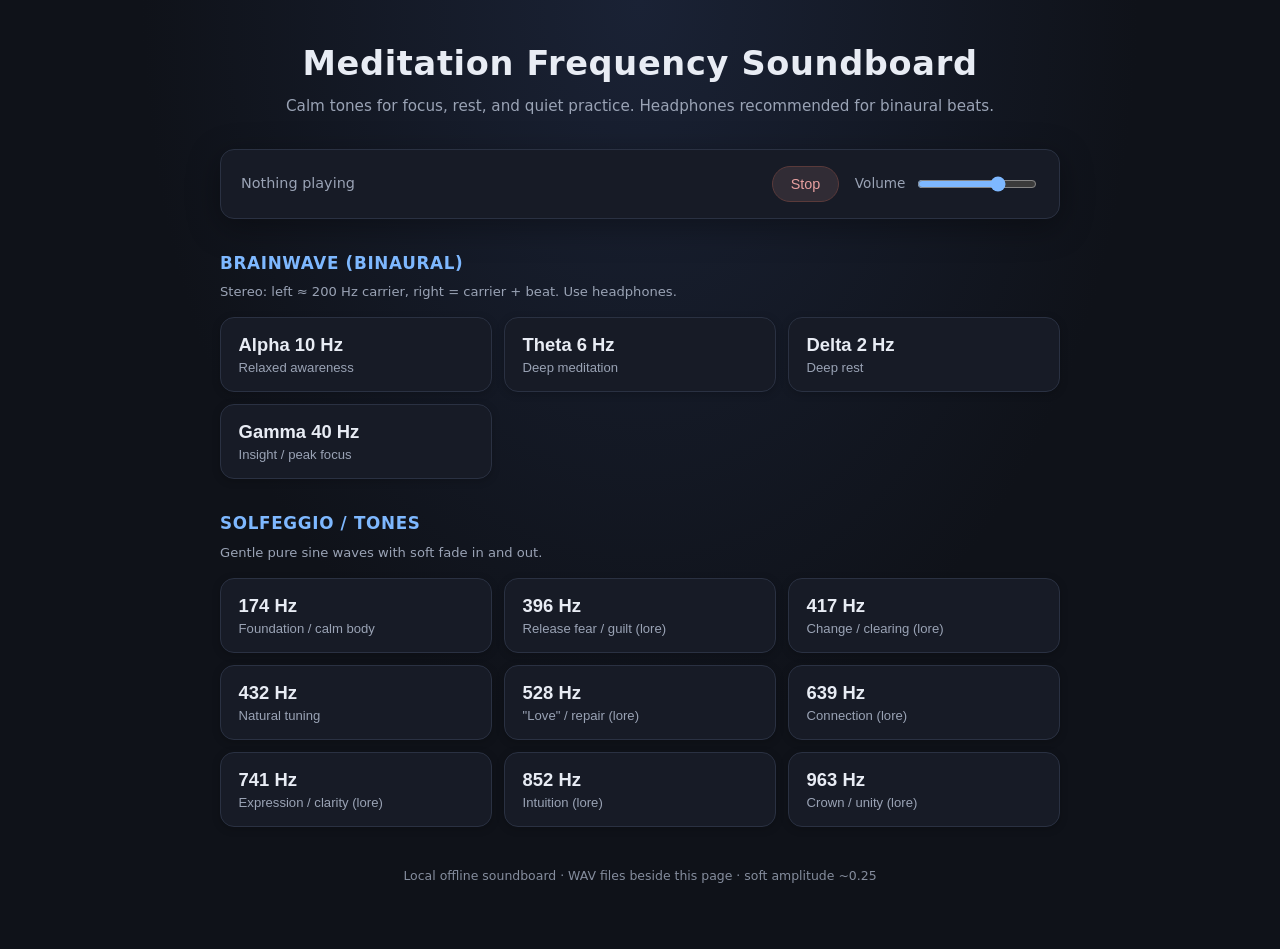
<file: public/meditate/index.html>
<!DOCTYPE html>
<html lang="en">
<head>
  <meta charset="UTF-8" />
  <meta name="viewport" content="width=device-width, initial-scale=1" />
  <title>Meditation Frequency Soundboard</title>
  <style>
    :root {
      --bg: #0f1219;
      --bg-elevated: #171b26;
      --bg-hover: #1f2533;
      --border: #2a3142;
      --text: #e8ecf4;
      --muted: #9aa3b5;
      --accent: #7eb8ff;
      --accent-soft: rgba(126, 184, 255, 0.15);
      --active: #8fd4a8;
      --active-soft: rgba(143, 212, 168, 0.18);
      --stop: #e8a0a0;
      --radius: 14px;
      --shadow: 0 8px 32px rgba(0, 0, 0, 0.35);
    }

    * { box-sizing: border-box; }

    body {
      margin: 0;
      min-height: 100vh;
      font-family: "Segoe UI", system-ui, -apple-system, sans-serif;
      background:
        radial-gradient(ellipse at top, #1a2235 0%, var(--bg) 55%),
        var(--bg);
      color: var(--text);
      line-height: 1.45;
    }

    .wrap {
      max-width: 880px;
      margin: 0 auto;
      padding: 2.5rem 1.25rem 4rem;
    }

    header {
      text-align: center;
      margin-bottom: 2rem;
    }

    header h1 {
      margin: 0 0 0.4rem;
      font-weight: 600;
      font-size: clamp(1.6rem, 4vw, 2.1rem);
      letter-spacing: 0.02em;
    }

    header p {
      margin: 0;
      color: var(--muted);
      font-size: 0.95rem;
    }

    .controls {
      display: flex;
      flex-wrap: wrap;
      gap: 1rem;
      align-items: center;
      justify-content: center;
      background: var(--bg-elevated);
      border: 1px solid var(--border);
      border-radius: var(--radius);
      padding: 1rem 1.25rem;
      margin-bottom: 2rem;
      box-shadow: var(--shadow);
    }

    .now-playing {
      flex: 1 1 200px;
      min-width: 0;
      color: var(--muted);
      font-size: 0.9rem;
    }

    .now-playing strong {
      color: var(--active);
      font-weight: 600;
    }

    .btn-stop {
      appearance: none;
      border: 1px solid #5a3a3a;
      background: rgba(232, 160, 160, 0.12);
      color: var(--stop);
      padding: 0.55rem 1.1rem;
      border-radius: 999px;
      font-size: 0.9rem;
      cursor: pointer;
      transition: background 0.15s, transform 0.1s;
    }

    .btn-stop:hover {
      background: rgba(232, 160, 160, 0.22);
    }

    .btn-stop:active { transform: scale(0.97); }

    .volume {
      display: flex;
      align-items: center;
      gap: 0.6rem;
      color: var(--muted);
      font-size: 0.85rem;
    }

    .volume input[type="range"] {
      width: 120px;
      accent-color: var(--accent);
      cursor: pointer;
    }

    section {
      margin-bottom: 2rem;
    }

    section h2 {
      margin: 0 0 0.85rem;
      font-size: 1.05rem;
      font-weight: 600;
      color: var(--accent);
      letter-spacing: 0.04em;
      text-transform: uppercase;
    }

    section .hint {
      margin: -0.4rem 0 1rem;
      color: var(--muted);
      font-size: 0.82rem;
    }

    .grid {
      display: grid;
      grid-template-columns: repeat(auto-fill, minmax(240px, 1fr));
      gap: 0.75rem;
    }

    .tone {
      appearance: none;
      text-align: left;
      border: 1px solid var(--border);
      background: var(--bg-elevated);
      color: var(--text);
      border-radius: var(--radius);
      padding: 1rem 1.1rem;
      cursor: pointer;
      transition: background 0.15s, border-color 0.15s, box-shadow 0.15s, transform 0.1s;
      box-shadow: 0 2px 8px rgba(0, 0, 0, 0.2);
    }

    .tone:hover {
      background: var(--bg-hover);
      border-color: #3d4660;
    }

    .tone:active { transform: scale(0.985); }

    .tone.active {
      border-color: var(--active);
      background: var(--active-soft);
      box-shadow: 0 0 0 1px var(--active), var(--shadow);
    }

    .tone .hz {
      display: block;
      font-size: 1.15rem;
      font-weight: 600;
      margin-bottom: 0.25rem;
    }

    .tone .purpose {
      display: block;
      font-size: 0.82rem;
      color: var(--muted);
    }

    .tone.active .purpose { color: #c5e6d1; }

    footer {
      text-align: center;
      color: var(--muted);
      font-size: 0.78rem;
      margin-top: 2.5rem;
      opacity: 0.85;
    }
  </style>
</head>
<body>
  <div class="wrap">
    <header>
      <h1>Meditation Frequency Soundboard</h1>
      <p>Calm tones for focus, rest, and quiet practice. Headphones recommended for binaural beats.</p>
    </header>

    <div class="controls">
      <div class="now-playing" id="nowPlaying">Nothing playing</div>
      <button type="button" class="btn-stop" id="stopBtn">Stop</button>
      <label class="volume">
        Volume
        <input type="range" id="volume" min="0" max="1" step="0.01" value="0.7" />
      </label>
    </div>

    <section>
      <h2>Brainwave (binaural)</h2>
      <p class="hint">Stereo: left ≈ 200 Hz carrier, right = carrier + beat. Use headphones.</p>
      <div class="grid" id="brainwaveGrid"></div>
    </section>

    <section>
      <h2>Solfeggio / tones</h2>
      <p class="hint">Gentle pure sine waves with soft fade in and out.</p>
      <div class="grid" id="solfeggioGrid"></div>
    </section>

    <footer>Local offline soundboard · WAV files beside this page · soft amplitude ~0.25</footer>
  </div>

  <script>
    const brainwaves = [
      { file: "alpha-10hz.wav", label: "Alpha 10 Hz", purpose: "Relaxed awareness" },
      { file: "theta-6hz.wav", label: "Theta 6 Hz", purpose: "Deep meditation" },
      { file: "delta-2hz.wav", label: "Delta 2 Hz", purpose: "Deep rest" },
      { file: "gamma-40hz.wav", label: "Gamma 40 Hz", purpose: "Insight / peak focus" }
    ];

    const solfeggio = [
      { file: "solfeggio-174hz.wav", label: "174 Hz", purpose: "Foundation / calm body" },
      { file: "solfeggio-396hz.wav", label: "396 Hz", purpose: "Release fear / guilt (lore)" },
      { file: "solfeggio-417hz.wav", label: "417 Hz", purpose: "Change / clearing (lore)" },
      { file: "solfeggio-432hz.wav", label: "432 Hz", purpose: "Natural tuning" },
      { file: "solfeggio-528hz.wav", label: "528 Hz", purpose: "\"Love\" / repair (lore)" },
      { file: "solfeggio-639hz.wav", label: "639 Hz", purpose: "Connection (lore)" },
      { file: "solfeggio-741hz.wav", label: "741 Hz", purpose: "Expression / clarity (lore)" },
      { file: "solfeggio-852hz.wav", label: "852 Hz", purpose: "Intuition (lore)" },
      { file: "solfeggio-963hz.wav", label: "963 Hz", purpose: "Crown / unity (lore)" }
    ];

    const audio = new Audio();
    audio.preload = "none";
    let currentBtn = null;

    const nowPlaying = document.getElementById("nowPlaying");
    const stopBtn = document.getElementById("stopBtn");
    const volume = document.getElementById("volume");

    audio.volume = parseFloat(volume.value);

    function stopTone() {
      audio.pause();
      audio.removeAttribute("src");
      audio.load();
      if (currentBtn) {
        currentBtn.classList.remove("active");
        currentBtn = null;
      }
      nowPlaying.innerHTML = "Nothing playing";
    }

    function playTone(btn, tone) {
      if (currentBtn === btn && !audio.paused) {
        stopTone();
        return;
      }
      stopTone();
      audio.src = tone.file;
      audio.loop = true;
      audio.volume = parseFloat(volume.value);
      audio.play().catch(function (err) {
        nowPlaying.textContent = "Could not play (browser blocked or missing file)";
        console.error(err);
      });
      currentBtn = btn;
      btn.classList.add("active");
      nowPlaying.innerHTML = "Playing: <strong>" + tone.label + "</strong> — " + tone.purpose;
    }

    function makeButton(tone) {
      const btn = document.createElement("button");
      btn.type = "button";
      btn.className = "tone";
      btn.innerHTML =
        '<span class="hz">' + tone.label + "</span>" +
        '<span class="purpose">' + tone.purpose + "</span>";
      btn.addEventListener("click", function () {
        playTone(btn, tone);
      });
      return btn;
    }

    const brainGrid = document.getElementById("brainwaveGrid");
    const solGrid = document.getElementById("solfeggioGrid");
    brainwaves.forEach(function (t) { brainGrid.appendChild(makeButton(t)); });
    solfeggio.forEach(function (t) { solGrid.appendChild(makeButton(t)); });

    stopBtn.addEventListener("click", stopTone);
    volume.addEventListener("input", function () {
      audio.volume = parseFloat(volume.value);
    });

    audio.addEventListener("ended", stopTone);
  </script>
</body>
</html>
</file>
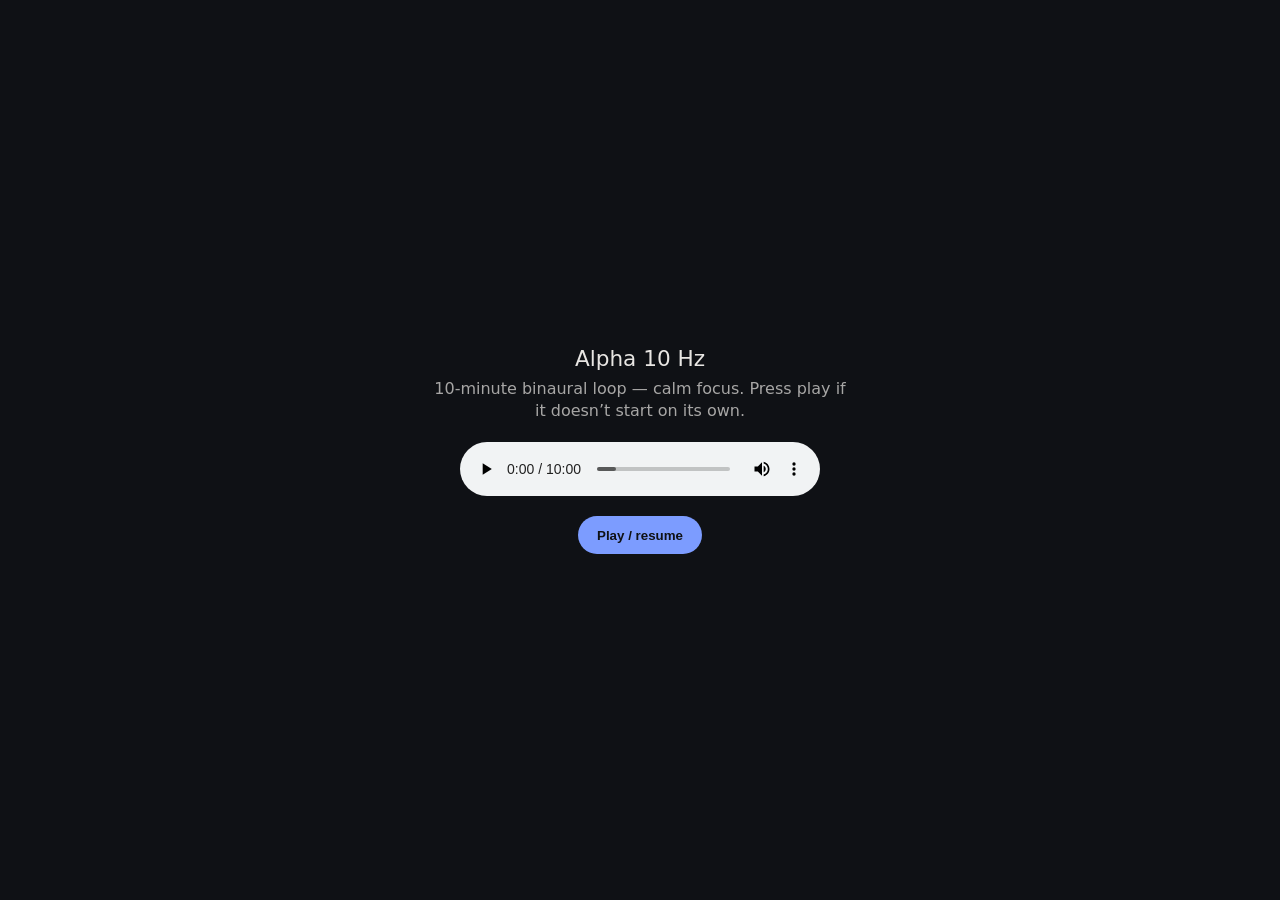
<file: public/meditate/alpha-10hz-loop.html>
<!DOCTYPE html>
<html lang="en">
<head>
<meta charset="utf-8" />
<meta name="viewport" content="width=device-width, initial-scale=1" />
<title>Alpha 10 Hz — loop</title>
<style>
  body { margin:0; min-height:100vh; display:grid; place-items:center;
    background:#0f1115; color:#e8e6e3; font-family:system-ui,sans-serif; }
  .card { text-align:center; padding:2rem; max-width:420px; }
  h1 { font-weight:500; font-size:1.35rem; margin:0 0 .4rem; }
  p { opacity:.7; margin:0 0 1.25rem; line-height:1.4; }
  audio { width:min(360px,90vw); }
  button { margin-top:1rem; padding:.7rem 1.2rem; border:0; border-radius:999px;
    background:#7c9cff; color:#0f1115; font-weight:600; cursor:pointer; }
</style>
</head>
<body>
  <div class="card">
    <h1>Alpha 10 Hz</h1>
    <p>10-minute binaural loop — calm focus. Press play if it doesn’t start on its own.</p>
    <audio id="a" controls loop src="alpha-10hz-loop.mp3"></audio>
    <div><button type="button" onclick="document.getElementById('a').play()">Play / resume</button></div>
  </div>
  <script>
    const a = document.getElementById('a');
    a.play().catch(() => {});
  </script>
</body>
</html>
</file>
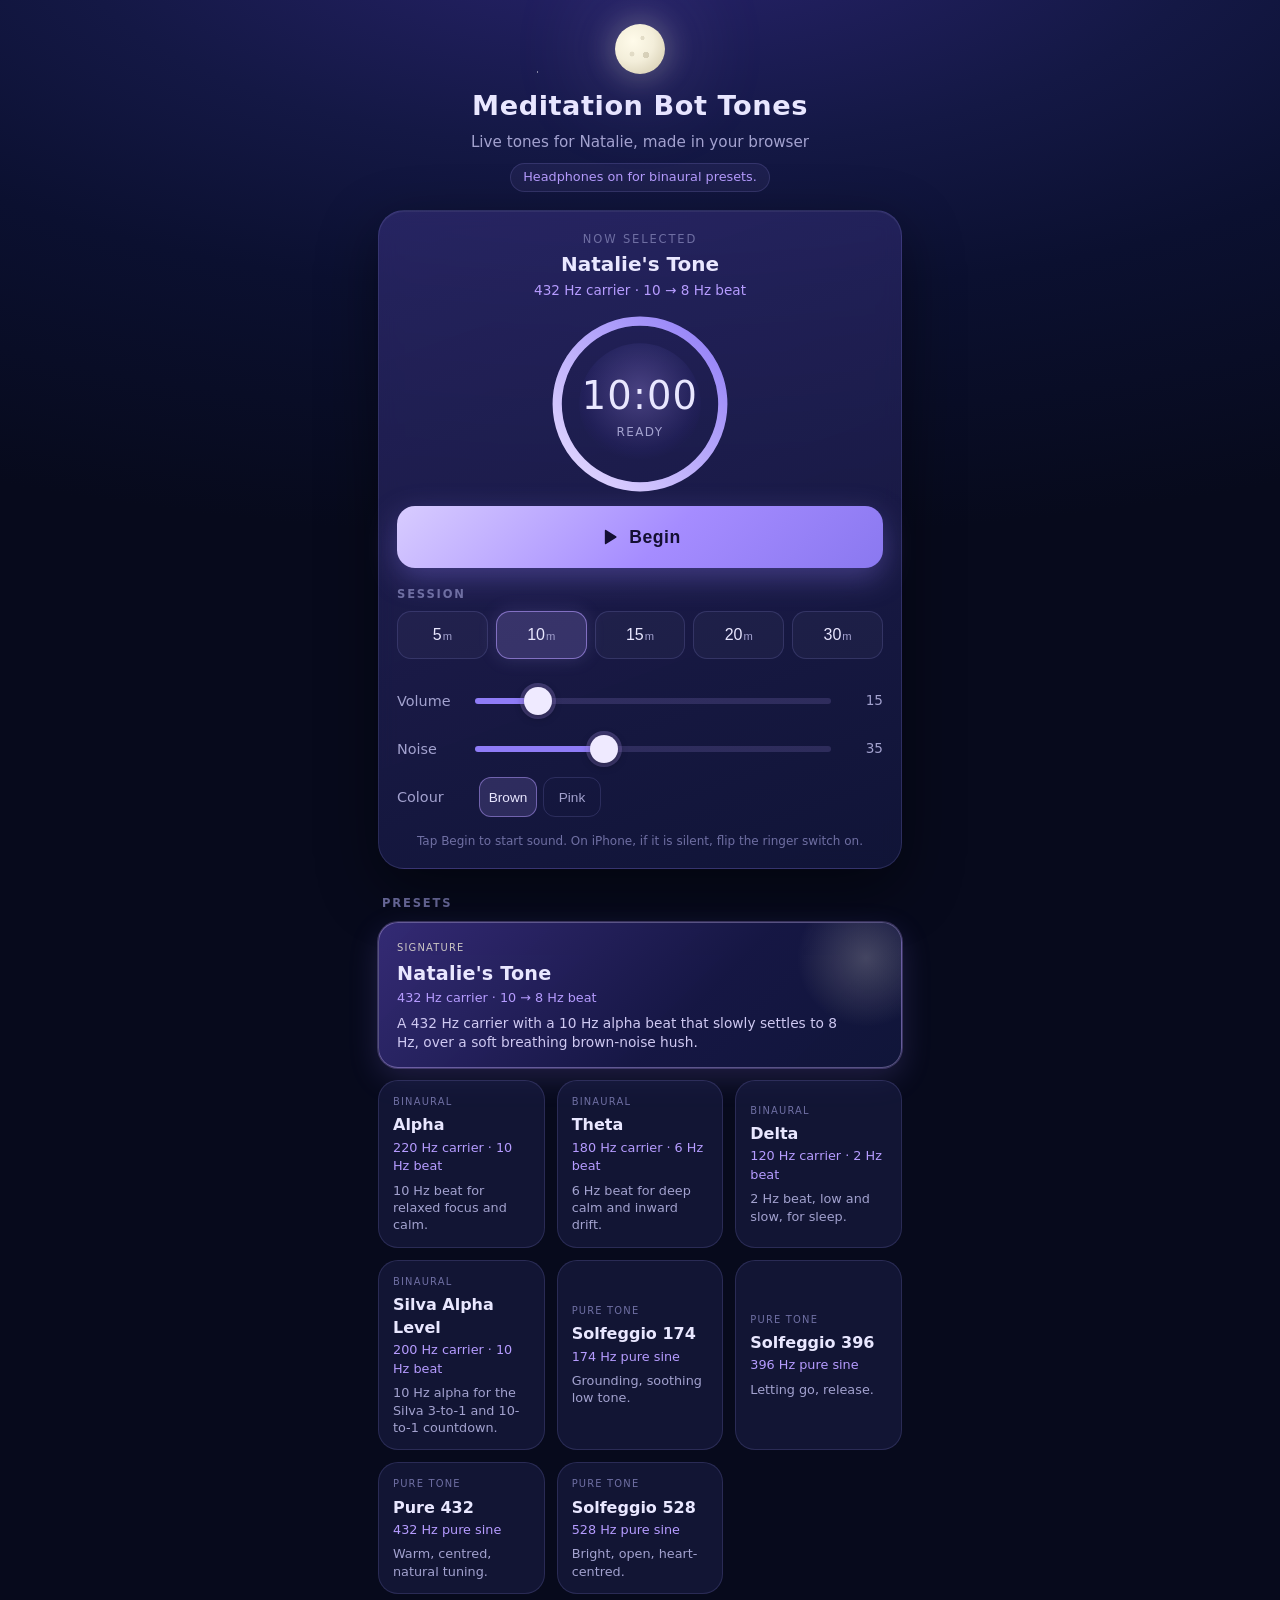
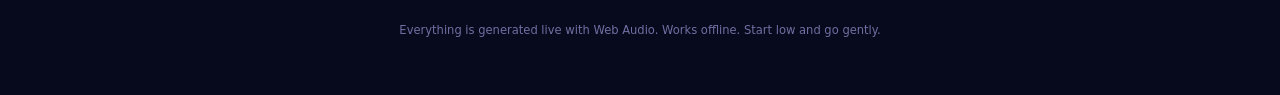
<file: public/meditate/natalie-tones.html>
<!DOCTYPE html>
<html lang="en">
<head>
<meta charset="utf-8">
<meta name="viewport" content="width=device-width, initial-scale=1, viewport-fit=cover">
<meta name="theme-color" content="#0b0f24">
<meta name="apple-mobile-web-app-capable" content="yes">
<meta name="apple-mobile-web-app-status-bar-style" content="black-translucent">
<title>Meditation Bot Tones</title>
<style>
:root{
  --bg0:#070a1c;--bg1:#0b1030;--card:rgba(28,32,74,.55);--card2:rgba(38,40,96,.7);
  --line:rgba(170,160,255,.16);--text:#e9e7ff;--muted:#a3a2cf;--dim:#6f6fa3;
  --violet:#b69cff;--violet2:#8f7cf7;--moon:#f3eeda;--glow:rgba(182,156,255,.35);
  --r:20px;
}
*{box-sizing:border-box;-webkit-tap-highlight-color:transparent}
html,body{margin:0;min-height:100%}
body{
  font-family:-apple-system,BlinkMacSystemFont,"SF Pro Text","Segoe UI",Roboto,system-ui,sans-serif;
  color:var(--text);line-height:1.45;
  background:radial-gradient(120% 70% at 50% -10%,#2a2470 0%,#141845 38%,var(--bg1) 62%,var(--bg0) 100%) fixed,var(--bg0);
  padding:env(safe-area-inset-top) env(safe-area-inset-right) env(safe-area-inset-bottom) env(safe-area-inset-left);
  overflow-x:hidden;
}
.stars{position:fixed;inset:0;pointer-events:none;z-index:0;opacity:.7;
  background-image:
   radial-gradient(1px 1px at 12% 18%,#fff9 50%,transparent 51%),
   radial-gradient(1px 1px at 78% 12%,#fff8 50%,transparent 51%),
   radial-gradient(1.5px 1.5px at 42% 8%,#fffa 50%,transparent 51%),
   radial-gradient(1px 1px at 88% 34%,#fff6 50%,transparent 51%),
   radial-gradient(1px 1px at 22% 46%,#fff5 50%,transparent 51%),
   radial-gradient(1.2px 1.2px at 64% 26%,#fff7 50%,transparent 51%),
   radial-gradient(1px 1px at 6% 72%,#fff4 50%,transparent 51%),
   radial-gradient(1px 1px at 94% 66%,#fff5 50%,transparent 51%),
   radial-gradient(1px 1px at 52% 58%,#fff3 50%,transparent 51%),
   radial-gradient(1.3px 1.3px at 32% 86%,#fff5 50%,transparent 51%),
   radial-gradient(1px 1px at 72% 90%,#fff4 50%,transparent 51%);
  animation:twinkle 9s ease-in-out infinite alternate}
@keyframes twinkle{from{opacity:.45}to{opacity:.85}}
.wrap{position:relative;z-index:1;max-width:560px;margin:0 auto;padding:22px 18px 56px}
header{text-align:center;margin-bottom:18px}
.moon{width:50px;height:50px;margin:2px auto 12px;border-radius:50%;
  background:radial-gradient(circle at 36% 34%,#fffbea 0%,var(--moon) 45%,#cfc6a8 100%);
  box-shadow:0 0 28px 6px rgba(243,238,218,.22),0 0 90px 20px rgba(182,156,255,.18);position:relative}
.moon:after{content:"";position:absolute;inset:0;border-radius:50%;
  background:radial-gradient(circle at 70% 40%,transparent 0 44%,rgba(11,16,48,.0) 45%),
  radial-gradient(circle at 62% 62%,rgba(160,150,120,.35) 0 7%,transparent 8%),
  radial-gradient(circle at 34% 60%,rgba(160,150,120,.25) 0 5%,transparent 6%),
  radial-gradient(circle at 55% 28%,rgba(160,150,120,.25) 0 4%,transparent 5%)}
h1{margin:0;font-weight:600;font-size:1.7rem;letter-spacing:.02em}
.sub{margin:6px 0 0;color:var(--muted);font-size:.95rem}
.hp{margin:10px auto 0;display:inline-block;font-size:.8rem;color:var(--violet);
  border:1px solid var(--line);border-radius:999px;padding:4px 12px;background:rgba(182,156,255,.07)}

/* player */
.player{background:linear-gradient(160deg,rgba(52,46,120,.65),rgba(20,24,64,.75));
  border:1px solid var(--line);border-radius:26px;padding:20px 18px 18px;
  box-shadow:0 20px 60px rgba(0,0,0,.45),inset 0 1px 0 rgba(255,255,255,.06);
  backdrop-filter:blur(10px);-webkit-backdrop-filter:blur(10px);margin-bottom:22px}
.now{text-align:center}
.now .lbl{font-size:.72rem;letter-spacing:.16em;text-transform:uppercase;color:var(--dim)}
.now .name{font-size:1.25rem;font-weight:600;margin-top:2px}
.now .freq{font-size:.85rem;color:var(--violet);margin-top:2px;font-variant-numeric:tabular-nums;min-height:1.2em}
.ringbox{position:relative;width:184px;height:184px;margin:12px auto 6px}
.ringbox svg{width:100%;height:100%;transform:rotate(-90deg)}
.ring-bg{fill:none;stroke:rgba(182,156,255,.12);stroke-width:6}
.ring-fg{fill:none;stroke:url(#rg);stroke-width:6;stroke-linecap:round;transition:stroke-dashoffset .4s linear}
.orb{position:absolute;inset:26px;border-radius:50%;
  background:radial-gradient(circle at 50% 40%,rgba(182,156,255,.28),rgba(60,50,150,.12) 60%,transparent 72%);
  transform:scale(.92);transition:transform 1s ease}
.playing .orb{animation:breathe 10s ease-in-out infinite}
@keyframes breathe{0%,100%{transform:scale(.9);opacity:.7}50%{transform:scale(1.04);opacity:1}}
.time{position:absolute;inset:0;display:flex;flex-direction:column;align-items:center;justify-content:center}
.time .t{font-size:2.4rem;font-weight:300;letter-spacing:.03em;font-variant-numeric:tabular-nums}
.time .s{font-size:.75rem;color:var(--muted);letter-spacing:.12em;text-transform:uppercase}
.play{display:flex;align-items:center;justify-content:center;gap:10px;width:100%;min-height:62px;margin-top:10px;
  border:0;border-radius:18px;font-size:1.1rem;font-weight:600;letter-spacing:.03em;color:#140f33;cursor:pointer;
  background:linear-gradient(135deg,#d8ccff,#a58cff 55%,#8a78f0);
  box-shadow:0 10px 30px rgba(143,124,247,.35);transition:transform .15s ease,filter .2s}
.play:active{transform:scale(.98)}
.playing .play{background:linear-gradient(135deg,#3a3480,#2b2766);color:var(--text);box-shadow:inset 0 0 0 1px var(--line)}
.play svg{width:20px;height:20px}
.row{margin-top:18px}
.row h3{margin:0 0 8px;font-size:.72rem;letter-spacing:.16em;text-transform:uppercase;color:var(--dim);font-weight:600}
.chips{display:flex;gap:8px}
.chip{flex:1;min-height:48px;border-radius:14px;border:1px solid var(--line);background:rgba(255,255,255,.03);
  color:var(--text);font-size:1rem;font-weight:500;cursor:pointer;font-variant-numeric:tabular-nums}
.chip small{font-size:.7rem;color:var(--muted);margin-left:1px}
.chip[aria-pressed=true]{background:rgba(182,156,255,.2);border-color:rgba(182,156,255,.6);box-shadow:0 0 18px rgba(182,156,255,.18)}
.slider{display:flex;align-items:center;gap:12px;min-height:48px}
.slider label{width:66px;font-size:.9rem;color:var(--muted)}
.slider output{width:40px;text-align:right;font-size:.85rem;color:var(--muted);font-variant-numeric:tabular-nums}
input[type=range]{flex:1;-webkit-appearance:none;appearance:none;height:36px;background:transparent;margin:0}
input[type=range]::-webkit-slider-runnable-track{height:6px;border-radius:6px;background:linear-gradient(90deg,var(--violet2) var(--p,15%),rgba(182,156,255,.16) var(--p,15%))}
input[type=range]::-moz-range-track{height:6px;border-radius:6px;background:rgba(182,156,255,.16)}
input[type=range]::-moz-range-progress{height:6px;border-radius:6px;background:var(--violet2)}
input[type=range]::-webkit-slider-thumb{-webkit-appearance:none;width:28px;height:28px;margin-top:-11px;border-radius:50%;background:#efeaff;box-shadow:0 2px 10px rgba(0,0,0,.4),0 0 0 4px rgba(182,156,255,.25)}
input[type=range]::-moz-range-thumb{width:26px;height:26px;border:0;border-radius:50%;background:#efeaff;box-shadow:0 0 0 4px rgba(182,156,255,.25)}
.seg{display:flex;gap:6px;margin-left:4px}
.seg button{min-height:40px;min-width:58px;border-radius:12px;border:1px solid var(--line);background:transparent;color:var(--muted);font-size:.85rem;cursor:pointer}
.seg button[aria-pressed=true]{color:var(--text);background:rgba(182,156,255,.16);border-color:rgba(182,156,255,.5)}
.note{margin:12px 0 0;text-align:center;font-size:.75rem;color:var(--dim)}

/* presets */
.sect{margin:26px 4px 10px;font-size:.72rem;letter-spacing:.16em;text-transform:uppercase;color:var(--dim);font-weight:600}
.grid{display:grid;grid-template-columns:1fr 1fr;gap:12px}
.card{position:relative;text-align:left;min-height:120px;padding:14px 14px 13px;border-radius:var(--r);cursor:pointer;
  border:1px solid var(--line);background:var(--card);color:var(--text);font:inherit;
  transition:transform .15s ease,border-color .2s,background .2s}
.card:active{transform:scale(.985)}
.card .n{font-weight:600;font-size:1rem}
.card .f{font-size:.8rem;color:var(--violet);margin-top:2px;font-variant-numeric:tabular-nums}
.card .d{font-size:.8rem;color:var(--muted);margin-top:6px;line-height:1.35}
.card .tag{display:block;margin-bottom:4px;font-size:.62rem;letter-spacing:.12em;text-transform:uppercase;color:var(--dim)}
.card[aria-pressed=true]{background:var(--card2);border-color:rgba(182,156,255,.65);box-shadow:0 0 0 1px rgba(182,156,255,.25),0 10px 30px rgba(143,124,247,.18)}
.card.sig{grid-column:1/-1;min-height:128px;padding:18px 18px 16px;overflow:hidden;
  background:linear-gradient(135deg,rgba(90,70,190,.55),rgba(30,30,90,.65) 60%,rgba(20,26,70,.7));
  border-color:rgba(214,196,255,.35)}
.card.sig:before{content:"";position:absolute;pointer-events:none;right:-40px;top:-40px;width:150px;height:150px;border-radius:50%;
  background:radial-gradient(circle,rgba(243,238,218,.22),transparent 65%)}
.card.sig .n{font-size:1.2rem;letter-spacing:.01em}
.card.sig .d{font-size:.86rem;color:#cfc9f2;max-width:92%}
.card.sig .tag{color:var(--moon);opacity:.8}
footer{margin-top:28px;text-align:center;font-size:.72rem;color:var(--dim)}
@media (min-width:520px){.grid{grid-template-columns:1fr 1fr 1fr}.card.sig{grid-column:1/-1}}
@media (prefers-reduced-motion:reduce){.stars,.playing .orb{animation:none}}
</style>
</head>
<body>
<div class="stars" aria-hidden="true"></div>
<main class="wrap" id="app">
  <header>
    <div class="moon" aria-hidden="true"></div>
    <h1>Meditation Bot Tones</h1>
    <p class="sub">Live tones for Natalie, made in your browser</p>
    <span class="hp">Headphones on for binaural presets.</span>
  </header>

  <section class="player" id="player" aria-label="Player">
    <div class="now">
      <div class="lbl">Now selected</div>
      <div class="name" id="nowName">Natalie's Tone</div>
      <div class="freq" id="nowFreq">&nbsp;</div>
    </div>
    <div class="ringbox">
      <div class="orb"></div>
      <svg viewBox="0 0 120 120" aria-hidden="true">
        <defs><linearGradient id="rg" x1="0" y1="0" x2="1" y2="1"><stop offset="0" stop-color="#e6dcff"/><stop offset="1" stop-color="#8f7cf7"/></linearGradient></defs>
        <circle class="ring-bg" cx="60" cy="60" r="54"/>
        <circle class="ring-fg" id="ring" cx="60" cy="60" r="54" stroke-dasharray="339.29" stroke-dashoffset="0"/>
      </svg>
      <div class="time"><div class="t" id="clock">10:00</div><div class="s" id="clockSub">ready</div></div>
    </div>
    <button class="play" id="playBtn" type="button" aria-label="Begin session">
      <svg viewBox="0 0 24 24" id="playIcon" fill="currentColor"><path d="M7 4.5v15a1 1 0 0 0 1.5.86l12-7.5a1 1 0 0 0 0-1.72l-12-7.5A1 1 0 0 0 7 4.5z"/></svg>
      <span id="playTxt">Begin</span>
    </button>

    <div class="row">
      <h3>Session</h3>
      <div class="chips" id="timerChips">
        <button class="chip" data-min="5" aria-pressed="false">5<small>m</small></button>
        <button class="chip" data-min="10" aria-pressed="true">10<small>m</small></button>
        <button class="chip" data-min="15" aria-pressed="false">15<small>m</small></button>
        <button class="chip" data-min="20" aria-pressed="false">20<small>m</small></button>
        <button class="chip" data-min="30" aria-pressed="false">30<small>m</small></button>
      </div>
    </div>

    <div class="row">
      <div class="slider"><label for="vol">Volume</label><input id="vol" type="range" min="0" max="1" step="0.01" value="0.15"><output id="volOut">15</output></div>
      <div class="slider"><label for="noise">Noise</label><input id="noise" type="range" min="0" max="1" step="0.01" value="0.35"><output id="noiseOut">35</output></div>
      <div class="slider"><label>Colour</label>
        <div class="seg" id="noiseSeg"><button data-n="brown" aria-pressed="true">Brown</button><button data-n="pink" aria-pressed="false">Pink</button></div>
      </div>
    </div>
    <p class="note">Tap Begin to start sound. On iPhone, if it is silent, flip the ringer switch on.</p>
  </section>

  <div class="sect">Presets</div>
  <div class="grid" id="grid"></div>

  <footer>Everything is generated live with Web Audio. Works offline. Start low and go gently.</footer>
</main>

<script>
(function () {
  "use strict";

  var PRESETS = [
    { id: "natalie", name: "Natalie's Tone", tag: "Signature", kind: "bin", carrier: 432, beat: 10, beatEnd: 8,
      noise: "brown", noiseLvl: 0.35, swell: true, sig: true,
      desc: "A 432 Hz carrier with a 10 Hz alpha beat that slowly settles to 8 Hz, over a soft breathing brown-noise hush." },
    { id: "alpha", name: "Alpha", tag: "Binaural", kind: "bin", carrier: 220, beat: 10, noise: "pink", noiseLvl: 0,
      desc: "10 Hz beat for relaxed focus and calm." },
    { id: "theta", name: "Theta", tag: "Binaural", kind: "bin", carrier: 180, beat: 6, noise: "brown", noiseLvl: 0,
      desc: "6 Hz beat for deep calm and inward drift." },
    { id: "delta", name: "Delta", tag: "Binaural", kind: "bin", carrier: 120, beat: 2, noise: "brown", noiseLvl: 0.2,
      desc: "2 Hz beat, low and slow, for sleep." },
    { id: "silva", name: "Silva Alpha Level", tag: "Binaural", kind: "bin", carrier: 200, beat: 10, noise: "pink", noiseLvl: 0,
      desc: "10 Hz alpha for the Silva 3-to-1 and 10-to-1 countdown." },
    { id: "s174", name: "Solfeggio 174", tag: "Pure tone", kind: "mono", freq: 174, noise: "pink", noiseLvl: 0,
      desc: "Grounding, soothing low tone." },
    { id: "s396", name: "Solfeggio 396", tag: "Pure tone", kind: "mono", freq: 396, noise: "pink", noiseLvl: 0,
      desc: "Letting go, release." },
    { id: "s432", name: "Pure 432", tag: "Pure tone", kind: "mono", freq: 432, noise: "pink", noiseLvl: 0,
      desc: "Warm, centred, natural tuning." },
    { id: "s528", name: "Solfeggio 528", tag: "Pure tone", kind: "mono", freq: 528, noise: "pink", noiseLvl: 0,
      desc: "Bright, open, heart-centred." }
  ];

  var FADE_IN = 4, FADE_OUT = 7, SWITCH_FADE = 1.6, TONE_LVL = 0.5, NOISE_MAX = 0.55;

  var $ = function (id) { return document.getElementById(id); };
  var ctx = null, master = null, noiseGain = null, bellBus = null;
  var noiseBufs = {}, noiseSrc = null, noiseType = "brown";
  var voice = null;            // current tone voice
  var current = PRESETS[0];
  var minutes = 10;
  var playing = false, sessStart = 0, sessEnd = 0, tickId = 0, unlockEl = null;

  /* ---------- UI build ---------- */
  function freqLabel(p) {
    if (p.kind === "mono") return p.freq + " Hz pure sine";
    if (p.beatEnd) return p.carrier + " Hz carrier \u00b7 " + p.beat + " \u2192 " + p.beatEnd + " Hz beat";
    return p.carrier + " Hz carrier \u00b7 " + p.beat + " Hz beat";
  }
  var grid = $("grid");
  PRESETS.forEach(function (p) {
    var b = document.createElement("button");
    b.type = "button";
    b.className = "card" + (p.sig ? " sig" : "");
    b.setAttribute("aria-pressed", p === current ? "true" : "false");
    b.dataset.id = p.id;
    b.innerHTML = '<span class="tag"></span><div class="n"></div><div class="f"></div><div class="d"></div>';
    b.querySelector(".tag").textContent = p.tag;
    b.querySelector(".n").textContent = p.name;
    b.querySelector(".f").textContent = freqLabel(p);
    b.querySelector(".d").textContent = p.desc;
    b.addEventListener("click", function () { selectPreset(p); });
    grid.appendChild(b);
  });

  function setPressed(container, el) {
    Array.prototype.forEach.call(container.children, function (c) { c.setAttribute("aria-pressed", c === el ? "true" : "false"); });
  }
  function paintRange(r) { r.style.setProperty("--p", (r.value * 100) + "%"); }
  function fmt(s) { s = Math.max(0, Math.ceil(s)); var m = Math.floor(s / 60), x = s % 60; return m + ":" + (x < 10 ? "0" : "") + x; }

  /* ---------- audio helpers ---------- */
  function rampTo(param, v, secs, t0) {
    var t = t0 || ctx.currentTime;
    param.cancelScheduledValues(t);
    param.setValueAtTime(param.value, t);
    param.linearRampToValueAtTime(v, t + secs);
  }
  function smooth(param, v) { if (ctx) param.setTargetAtTime(v, ctx.currentTime, 0.08); }

  function makeNoise(type) {
    var sr = ctx.sampleRate, L = Math.floor(sr * 6), F = Math.floor(sr * 0.5);
    var buf = ctx.createBuffer(2, L, sr);
    for (var ch = 0; ch < 2; ch++) {
      var tmp = new Float32Array(L + F), i, w, peak = 0;
      if (type === "brown") {
        var last = 0;
        for (i = 0; i < L + F; i++) { w = Math.random() * 2 - 1; last = (last + 0.02 * w) / 1.02; tmp[i] = last; }
      } else {
        var b0 = 0, b1 = 0, b2 = 0, b3 = 0, b4 = 0, b5 = 0, b6 = 0;
        for (i = 0; i < L + F; i++) {
          w = Math.random() * 2 - 1;
          b0 = 0.99886 * b0 + w * 0.0555179; b1 = 0.99332 * b1 + w * 0.0750759;
          b2 = 0.96900 * b2 + w * 0.1538520; b3 = 0.86650 * b3 + w * 0.3104856;
          b4 = 0.55000 * b4 + w * 0.5329522; b5 = -0.7616 * b5 - w * 0.0168980;
          tmp[i] = b0 + b1 + b2 + b3 + b4 + b5 + b6 + w * 0.5362; b6 = w * 0.115926;
        }
      }
      // remove DC, crossfade tail into head for a seamless loop
      var mean = 0; for (i = 0; i < L + F; i++) mean += tmp[i]; mean /= (L + F);
      var out = buf.getChannelData(ch);
      for (i = 0; i < L; i++) out[i] = tmp[i] - mean;
      for (i = 0; i < F; i++) { var a = i / F; out[i] = out[i] * Math.sqrt(a) + (tmp[L + i] - mean) * Math.sqrt(1 - a); }
      for (i = 0; i < L; i++) { var v = Math.abs(out[i]); if (v > peak) peak = v; }
      var k = 0.9 / (peak || 1); for (i = 0; i < L; i++) out[i] *= k;
    }
    return buf;
  }

  function startNoise(type, t, fadeIn) {
    if (!noiseBufs[type]) noiseBufs[type] = makeNoise(type);
    var src = ctx.createBufferSource(), g = ctx.createGain();
    src.buffer = noiseBufs[type]; src.loop = true;
    g.gain.setValueAtTime(0, t); g.gain.linearRampToValueAtTime(1, t + fadeIn);
    src.connect(g); g.connect(noiseGain);
    src.start(t);
    return { src: src, g: g };
  }
  function stopNoise(n, secs) {
    if (!n) return;
    var t = ctx.currentTime;
    rampTo(n.g.gain, 0, secs, t);
    try { n.src.stop(t + secs + 0.1); } catch (e) {}
  }

  function initAudio() {
    if (ctx) return;
    var AC = window.AudioContext || window.webkitAudioContext;
    ctx = new AC({ latencyHint: "playback" });
    master = ctx.createGain(); master.gain.value = +$("vol").value;
    var comp = ctx.createDynamicsCompressor();
    comp.threshold.value = -10; comp.knee.value = 10; comp.ratio.value = 4; comp.attack.value = 0.01; comp.release.value = 0.3;
    master.connect(comp); comp.connect(ctx.destination);
    noiseGain = ctx.createGain(); noiseGain.gain.value = +$("noise").value * NOISE_MAX; noiseGain.connect(master);
    bellBus = ctx.createGain(); bellBus.connect(master);
    ctx.onstatechange = function () { if (ctx.state !== "running" && playing) $("clockSub").textContent = "tap to resume"; };
  }

  // iOS: let Web Audio play even with the ringer switch off
  function unlockIOS() {
    try { if (navigator.audioSession) navigator.audioSession.type = "playback"; } catch (e) {}
    if (unlockEl) { unlockEl.play().catch(function () {}); return; }
    try {
      var sr = 8000, n = sr / 2, bytes = new ArrayBuffer(44 + n * 2), d = new DataView(bytes);
      var ws = function (o, s) { for (var i = 0; i < s.length; i++) d.setUint8(o + i, s.charCodeAt(i)); };
      ws(0, "RIFF"); d.setUint32(4, 36 + n * 2, true); ws(8, "WAVEfmt "); d.setUint32(16, 16, true);
      d.setUint16(20, 1, true); d.setUint16(22, 1, true); d.setUint32(24, sr, true); d.setUint32(28, sr * 2, true);
      d.setUint16(32, 2, true); d.setUint16(34, 16, true); ws(36, "data"); d.setUint32(40, n * 2, true);
      unlockEl = document.createElement("audio");
      unlockEl.setAttribute("playsinline", ""); unlockEl.setAttribute("x-webkit-airplay", "deny");
      unlockEl.loop = true; unlockEl.preload = "auto";
      unlockEl.src = URL.createObjectURL(new Blob([bytes], { type: "audio/wav" }));
      unlockEl.play().catch(function () {});
    } catch (e) {}
  }

  /* ---------- tone voices ---------- */
  function buildVoice(p, t, endT, fadeIn) {
    var out = ctx.createGain(), swellG = ctx.createGain(), nodes = [];
    out.gain.setValueAtTime(0, t);
    out.gain.linearRampToValueAtTime(1, t + fadeIn);
    // scheduled end-of-session fade (audio clock, survives throttled timers)
    if (endT - FADE_OUT > t + fadeIn) {
      out.gain.setValueAtTime(1, endT - FADE_OUT);
      out.gain.linearRampToValueAtTime(0, endT);
    }
    swellG.connect(out); out.connect(master);
    var merger = ctx.createChannelMerger(2);
    merger.connect(swellG);

    if (p.kind === "mono") {
      var o = ctx.createOscillator(), g = ctx.createGain();
      o.type = "sine"; o.frequency.value = p.freq; g.gain.value = TONE_LVL * 0.9;
      o.connect(g); g.connect(merger, 0, 0); g.connect(merger, 0, 1);
      nodes.push(o);
    } else {
      var oL = ctx.createOscillator(), oR = ctx.createOscillator(), gL = ctx.createGain(), gR = ctx.createGain();
      oL.type = oR.type = "sine";
      oL.frequency.value = p.carrier;
      oR.frequency.setValueAtTime(p.carrier + p.beat, t);
      if (p.beatEnd) {
        // slow drift of the beat over ~85% of the remaining session, then hold
        var driftEnd = t + Math.max(30, (endT - t) * 0.85);
        oR.frequency.linearRampToValueAtTime(p.carrier + p.beatEnd, driftEnd);
      }
      gL.gain.value = gR.gain.value = TONE_LVL;
      oL.connect(gL); oR.connect(gR);
      gL.connect(merger, 0, 0); gR.connect(merger, 0, 1);
      nodes.push(oL, oR);
    }
    if (p.swell) {
      // very subtle slow swell: +/-7% over a ~70 s breath
      swellG.gain.value = 0.93;
      var lfo = ctx.createOscillator(), depth = ctx.createGain();
      lfo.frequency.value = 1 / 70; depth.gain.value = 0.07;
      lfo.connect(depth); depth.connect(swellG.gain);
      nodes.push(lfo);
    }
    nodes.forEach(function (n) { n.start(t); n.stop(endT + 0.5); });
    return { out: out, nodes: nodes, noise: null, preset: p };
  }
  function killVoice(v, secs) {
    if (!v) return;
    var t = ctx.currentTime;
    rampTo(v.out.gain, 0, secs, t);
    v.nodes.forEach(function (n) { try { n.stop(t + secs + 0.1); } catch (e) {} });
    stopNoise(v.noise, secs);
  }

  /* ---------- bell ---------- */
  function bell(t, base, level, dest) {
    var bus = ctx.createGain(); bus.gain.value = level || 0.32; bus.connect(dest || bellBus);
    var parts = [[1, 1, 7], [2.0, 0.42, 5], [2.76, 0.32, 4], [4.07, 0.16, 2.6], [5.43, 0.1, 1.8], [8.93, 0.04, 1]];
    parts.forEach(function (pp, i) {
      var o = ctx.createOscillator(), g = ctx.createGain();
      o.type = "sine"; o.frequency.value = base * pp[0] * (1 + (i % 2 ? 0.0015 : -0.001));
      g.gain.setValueAtTime(0.0001, t);
      g.gain.exponentialRampToValueAtTime(pp[1], t + 0.012);
      g.gain.exponentialRampToValueAtTime(0.0001, t + pp[2]);
      o.connect(g); g.connect(bus);
      o.start(t); o.stop(t + pp[2] + 0.1);
    });
  }

  /* ---------- session control ---------- */
  var endBell = null;   // per-session gain node carrying the scheduled closing bell
  function resumeCtx(cb) {
    var r = null;
    try { r = ctx.state !== "running" && ctx.resume ? ctx.resume() : null; } catch (e) {}
    if (r && r.then) r.then(cb, cb); else cb();
  }
  function cancelEndBell() {
    if (!endBell) return;
    var eb = endBell; endBell = null;
    rampTo(eb.gain, 0, 0.4);
    setTimeout(function () { try { eb.disconnect(); } catch (e) {} }, 800);
  }
  function begin(opts) {
    opts = opts || {};
    var t = ctx.currentTime + 0.06;
    sessStart = t; sessEnd = t + minutes * 60;
    if (!opts.quiet) bell(t, 264, 0.3, bellBus);
    voice = buildVoice(current, t + (opts.quiet ? 0 : 0.4), sessEnd, opts.quiet ? SWITCH_FADE : FADE_IN);
    applyNoise(t + (opts.quiet ? 0 : 0.4), opts.quiet ? SWITCH_FADE : FADE_IN);
    endBell = ctx.createGain(); endBell.connect(master);
    bell(sessEnd - 0.2, 264, 0.32, endBell);   // closing bell, scheduled on the audio clock
    playing = true; setUI();
    clearInterval(tickId); tickId = setInterval(tick, 250); tick();
  }
  function start() {
    initAudio();
    unlockIOS();
    try { // older iOS: play one silent sample inside the tap to unlock output
      var sb = ctx.createBufferSource(); sb.buffer = ctx.createBuffer(1, 1, 22050); sb.connect(ctx.destination); sb.start(0);
    } catch (e) {}
    resumeCtx(function () { if (!playing) begin(); });
  }
  function stop(fromEnd) {
    if (!ctx) return;
    playing = false;
    if (!fromEnd) { cancelEndBell(); killVoice(voice, 1.8); }
    else endBell = null;
    voice = null;
    clearInterval(tickId);
    setUI(fromEnd);
  }
  function restartSession() {
    // new session length while playing: crossfade, no opening bell
    cancelEndBell();
    killVoice(voice, SWITCH_FADE);
    voice = null;
    begin({ quiet: true });
  }
  function applyNoise(t, fadeIn) {
    // noise bed follows the voice; restart when colour changes
    if (!voice) return;
    if (voice.noise && voice.noise.type === noiseType) return;
    if (voice.noise) stopNoise(voice.noise, 1.2);
    var n = startNoise(noiseType, t || ctx.currentTime, fadeIn || FADE_IN);
    n.type = noiseType;
    // end-of-session fade on the noise too
    if (sessEnd - FADE_OUT > (t || ctx.currentTime) + (fadeIn || FADE_IN)) {
      n.g.gain.setValueAtTime(1, sessEnd - FADE_OUT);
      n.g.gain.linearRampToValueAtTime(0, sessEnd);
    }
    n.src.stop(sessEnd + 0.5);
    voice.noise = n;
  }

  function selectPreset(p) {
    current = p;
    setPressed(grid, grid.querySelector('[data-id="' + p.id + '"]'));
    $("noise").value = p.noiseLvl; paintRange($("noise")); $("noiseOut").textContent = Math.round(p.noiseLvl * 100);
    if (p.noise !== noiseType) { noiseType = p.noise; setPressed($("noiseSeg"), $("noiseSeg").querySelector('[data-n="' + noiseType + '"]')); }
    if (ctx) smooth(noiseGain.gain, p.noiseLvl * NOISE_MAX);
    if (playing && ctx) {
      var old = voice;
      var t = ctx.currentTime + 0.05;
      voice = buildVoice(p, t, sessEnd, SWITCH_FADE);
      if (old) { killVoice({ out: old.out, nodes: old.nodes, noise: null }, SWITCH_FADE); voice.noise = old.noise; }
      applyNoise(t, SWITCH_FADE);
    }
    updateNow();
    try { window.scrollTo({ top: 0, behavior: "smooth" }); } catch (e) { window.scrollTo(0, 0); }
  }

  function tick() {
    if (!playing || !ctx) return;
    var now = ctx.currentTime, left = sessEnd - now, total = sessEnd - sessStart;
    $("clock").textContent = fmt(left);
    if (ctx.state === "running") $("clockSub").textContent = left < FADE_OUT ? "settling" : "remaining";
    $("ring").setAttribute("stroke-dashoffset", (339.29 * (1 - Math.max(0, left) / total)).toFixed(2));
    if (current.beatEnd && voice) {
      var dEnd = Math.max(30, total * 0.85), el = Math.min(1, (now - sessStart) / dEnd);
      var b = current.beat + (current.beatEnd - current.beat) * el;
      $("nowFreq").textContent = current.carrier + " Hz carrier \u00b7 " + b.toFixed(1) + " Hz beat";
    }
    if (left <= -1.5) stop(true);
  }

  function updateNow() {
    $("nowName").textContent = current.name;
    $("nowFreq").textContent = freqLabel(current);
  }
  function setUI(ended) {
    var pl = $("player");
    pl.classList.toggle("playing", playing);
    document.body.classList.toggle("playing", playing);
    $("playTxt").textContent = playing ? "End session" : "Begin";
    $("playBtn").setAttribute("aria-label", playing ? "End session" : "Begin session");
    $("playIcon").innerHTML = playing
      ? '<rect x="6" y="6" width="12" height="12" rx="2.5"/>'
      : '<path d="M7 4.5v15a1 1 0 0 0 1.5.86l12-7.5a1 1 0 0 0 0-1.72l-12-7.5A1 1 0 0 0 7 4.5z"/>';
    if (!playing) {
      $("clock").textContent = fmt(minutes * 60);
      $("clockSub").textContent = ended ? "complete" : "ready";
      $("ring").setAttribute("stroke-dashoffset", "0");
      updateNow();
    }
  }

  /* ---------- events ---------- */
  $("playBtn").addEventListener("click", function () {
    if (playing) stop(false); else start();
  });
  $("timerChips").addEventListener("click", function (e) {
    var b = e.target.closest(".chip"); if (!b) return;
    minutes = +b.dataset.min; setPressed(this, b);
    if (!playing) { $("clock").textContent = fmt(minutes * 60); }
    else restartSession();   // new length from now, sound keeps going
  });
  $("vol").addEventListener("input", function () {
    paintRange(this); $("volOut").textContent = Math.round(this.value * 100);
    if (master) smooth(master.gain, +this.value);
  });
  $("noise").addEventListener("input", function () {
    paintRange(this); $("noiseOut").textContent = Math.round(this.value * 100);
    if (noiseGain) smooth(noiseGain.gain, +this.value * NOISE_MAX);
  });
  $("noiseSeg").addEventListener("click", function (e) {
    var b = e.target.closest("button"); if (!b) return;
    noiseType = b.dataset.n; setPressed(this, b);
    if (playing) applyNoise();
  });
  // resume audio after returning to the tab / unlocking the phone
  var wake = function () { if (ctx && playing && ctx.state !== "running") resumeCtx(tick); };
  document.addEventListener("visibilitychange", function () { if (!document.hidden) wake(); });
  document.addEventListener("touchend", wake, { passive: true });
  document.addEventListener("click", wake);

  paintRange($("vol")); paintRange($("noise"));
  updateNow();
})();
</script>
</body>
</html>
</file>
